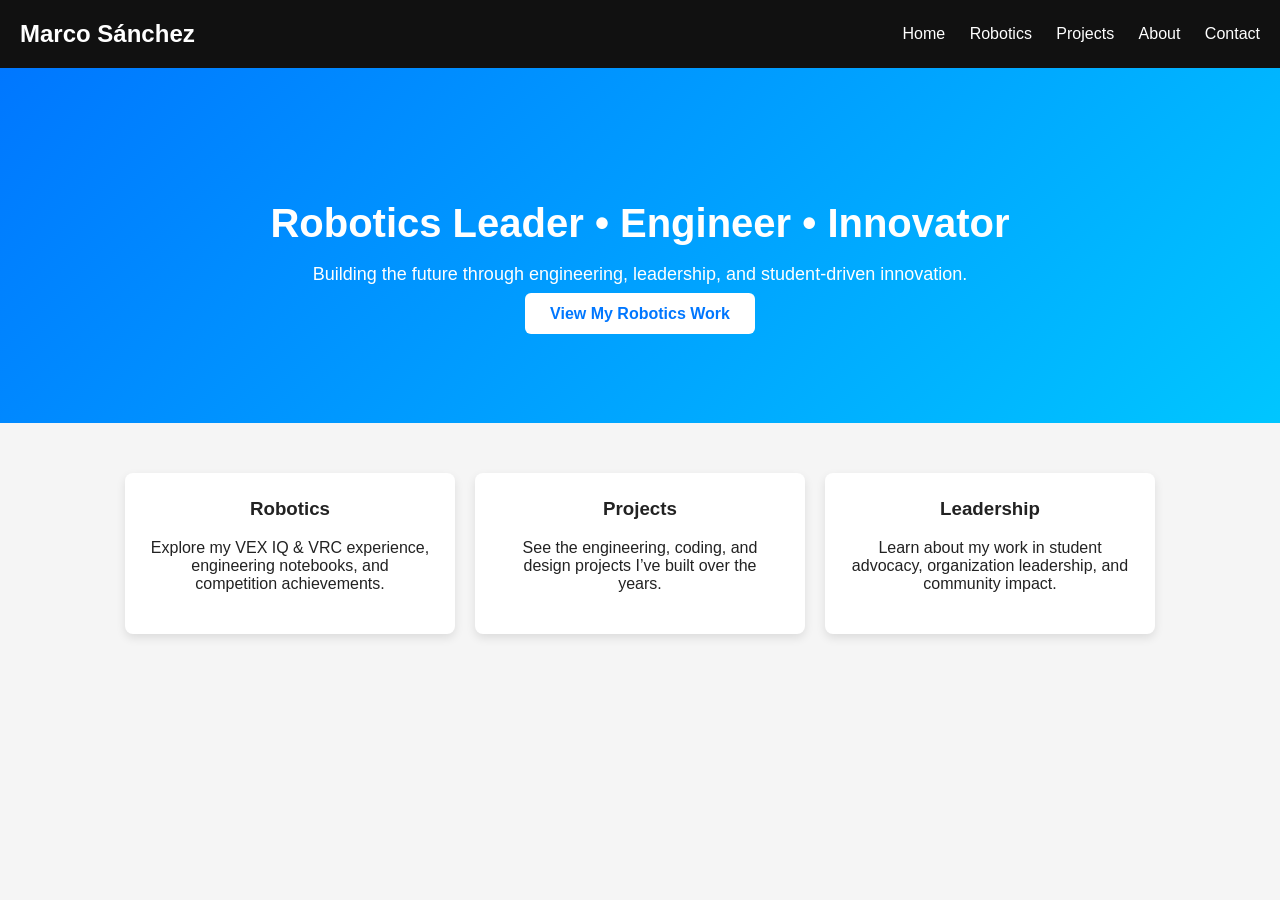
<file: index.html>
<!DOCTYPE html>
<html lang="en">
<head>
    <meta charset="UTF-8">
    <meta name="viewport" content="width=device-width, initial-scale=1.0">
    <title>Marco Sánchez</title>
    <link rel="stylesheet" href="style.css">
</head>

<body>

    <!-- HEADER + NAVIGATION -->
    <header>
        <h1 class="logo">Marco Sánchez</h1>
        <nav>
            <a href="index.html">Home</a>
            <a href="robotics.html">Robotics</a>
            <a href="projects.html">Projects</a>
            <a href="about.html">About</a>
            <a href="contact.html">Contact</a>
        </nav>
    </header>

    <!-- HERO SECTION -->
    <section class="hero">
        <h2>Robotics Leader • Engineer • Innovator</h2>
        <p>Building the future through engineering, leadership, and student‑driven innovation.</p>
        <a class="hero-button" href="robotics.html">View My Robotics Work</a>
    </section>

    <!-- FEATURE SECTIONS -->
    <section class="features">
        <div class="feature-box">
            <h3>Robotics</h3>
            <p>Explore my VEX IQ & VRC experience, engineering notebooks, and competition achievements.</p>
        </div>

        <div class="feature-box">
            <h3>Projects</h3>
            <p>See the engineering, coding, and design projects I’ve built over the years.</p>
        </div>

        <div class="feature-box">
            <h3>Leadership</h3>
            <p>Learn about my work in student advocacy, organization leadership, and community impact.</p>
        </div>
    </section>

</body>
</html>
</file>
<file: style.css>
/* GENERAL PAGE STYLE */
body {
    margin: 0;
    font-family: Arial, Helvetica, sans-serif;
    background: #f5f5f5;
    color: #222;
}

/* HEADER + NAVIGATION */
header {
    background: #111;
    color: white;
    padding: 20px;
    display: flex;
    justify-content: space-between;
    align-items: center;
}

.logo {
    margin: 0;
    font-size: 24px;
}

nav a {
    color: white;
    text-decoration: none;
    margin-left: 20px;
    font-size: 16px;
}

nav a:hover {
    text-decoration: underline;
}

/* HERO SECTION */
.hero {
    text-align: center;
    padding: 100px 20px;
    background: linear-gradient(135deg, #0077ff, #00c6ff);
    color: white;
}

.hero h2 {
    font-size: 40px;
    margin-bottom: 10px;
}

.hero p {
    font-size: 18px;
    margin-bottom: 20px;
}

.hero-button {
    background: white;
    color: #0077ff;
    padding: 12px 25px;
    border-radius: 6px;
    text-decoration: none;
    font-weight: bold;
}

.hero-button:hover {
    background: #e6e6e6;
}

/* FEATURE BOXES */
.features {
    display: flex;
    justify-content: center;
    gap: 20px;
    padding: 50px 20px;
}

.feature-box {
    background: white;
    padding: 25px;
    width: 280px;
    border-radius: 8px;
    box-shadow: 0 4px 10px rgba(0,0,0,0.1);
    text-align: center;
}

.feature-box h3 {
    margin-top: 0;
}
</file>
